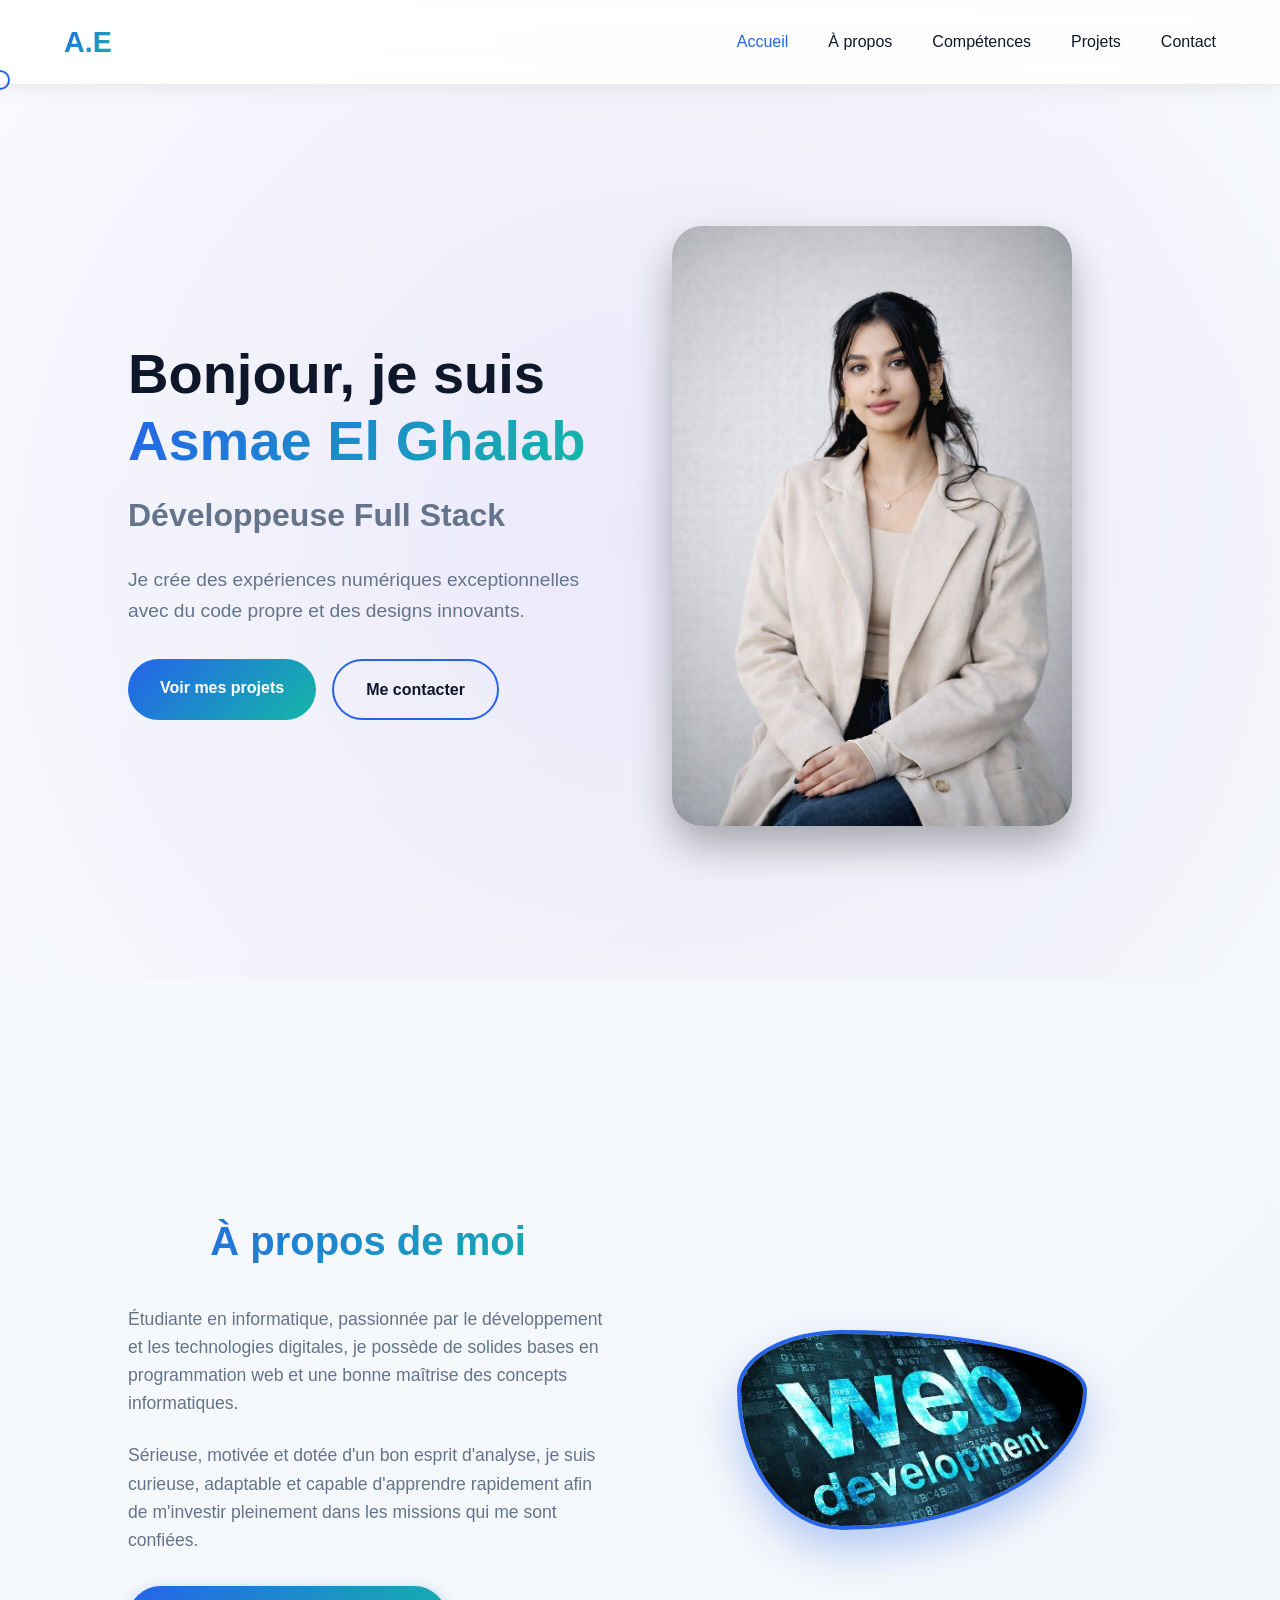
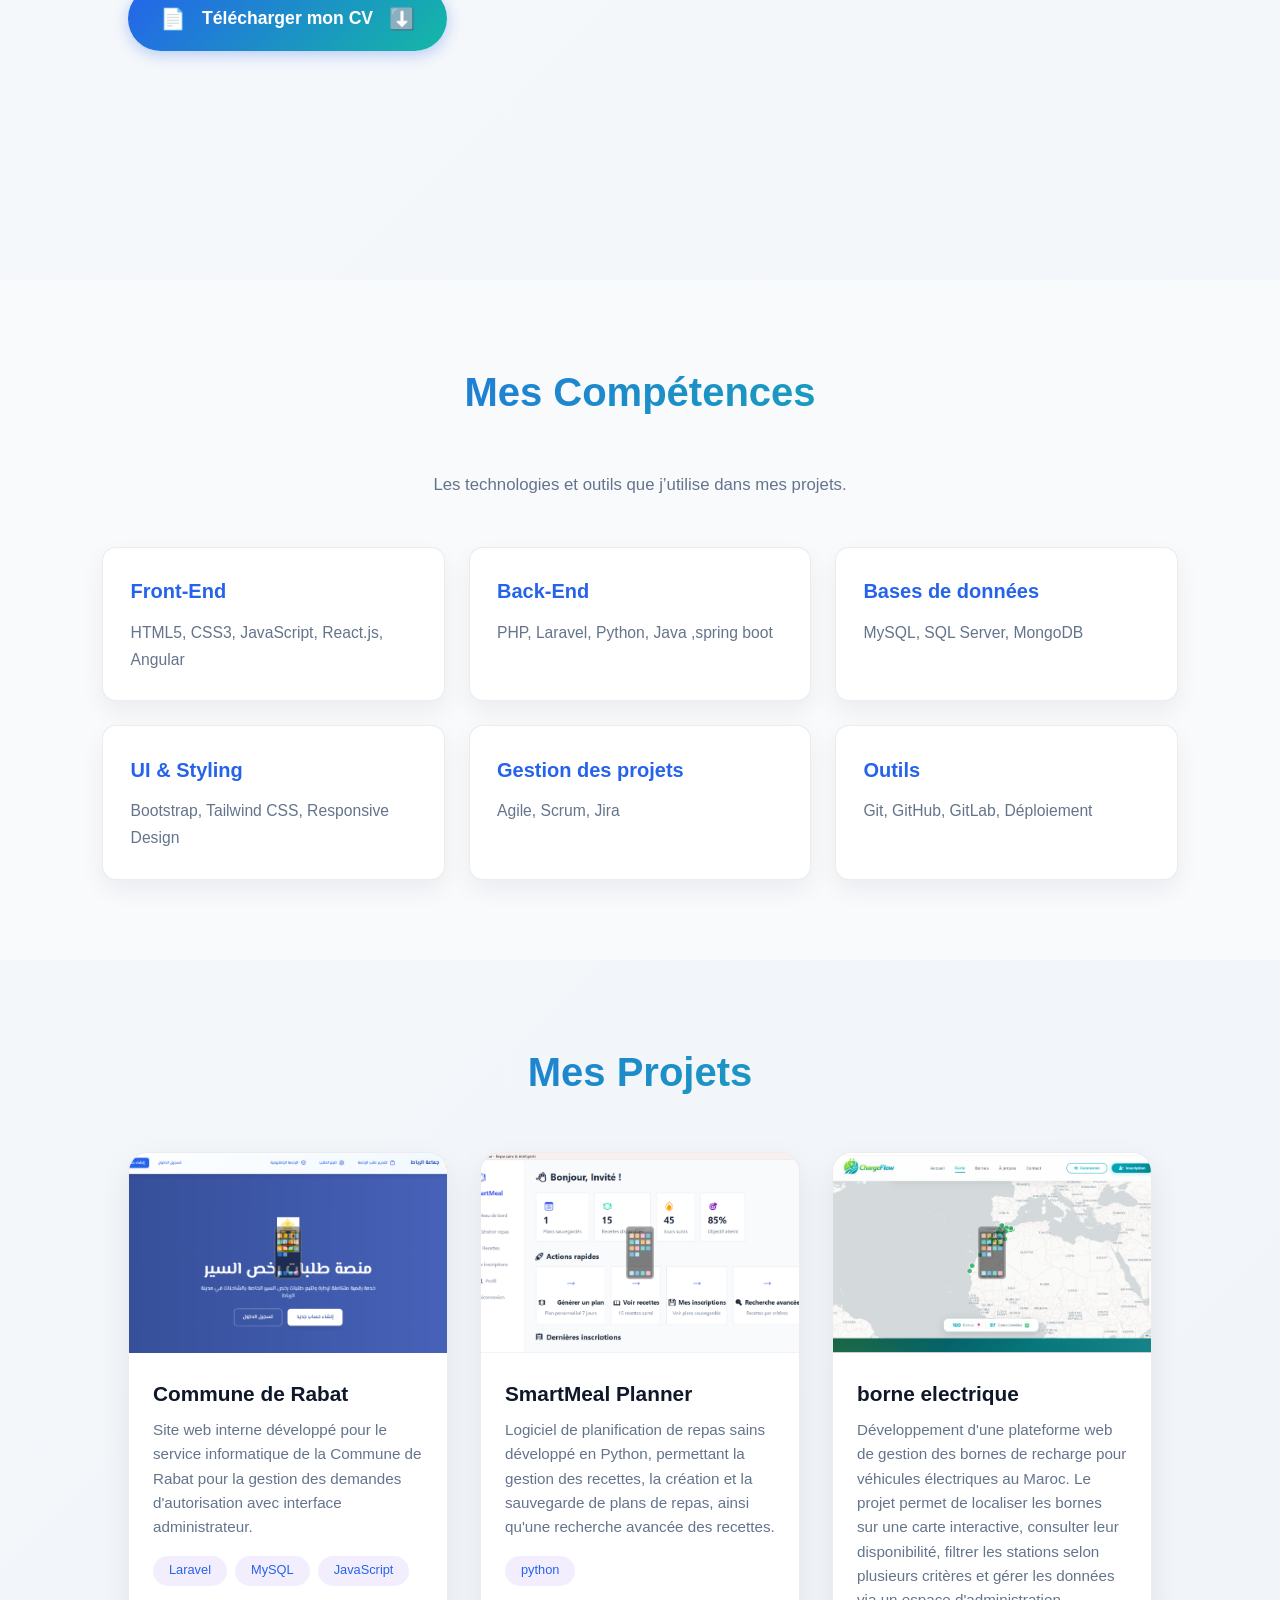
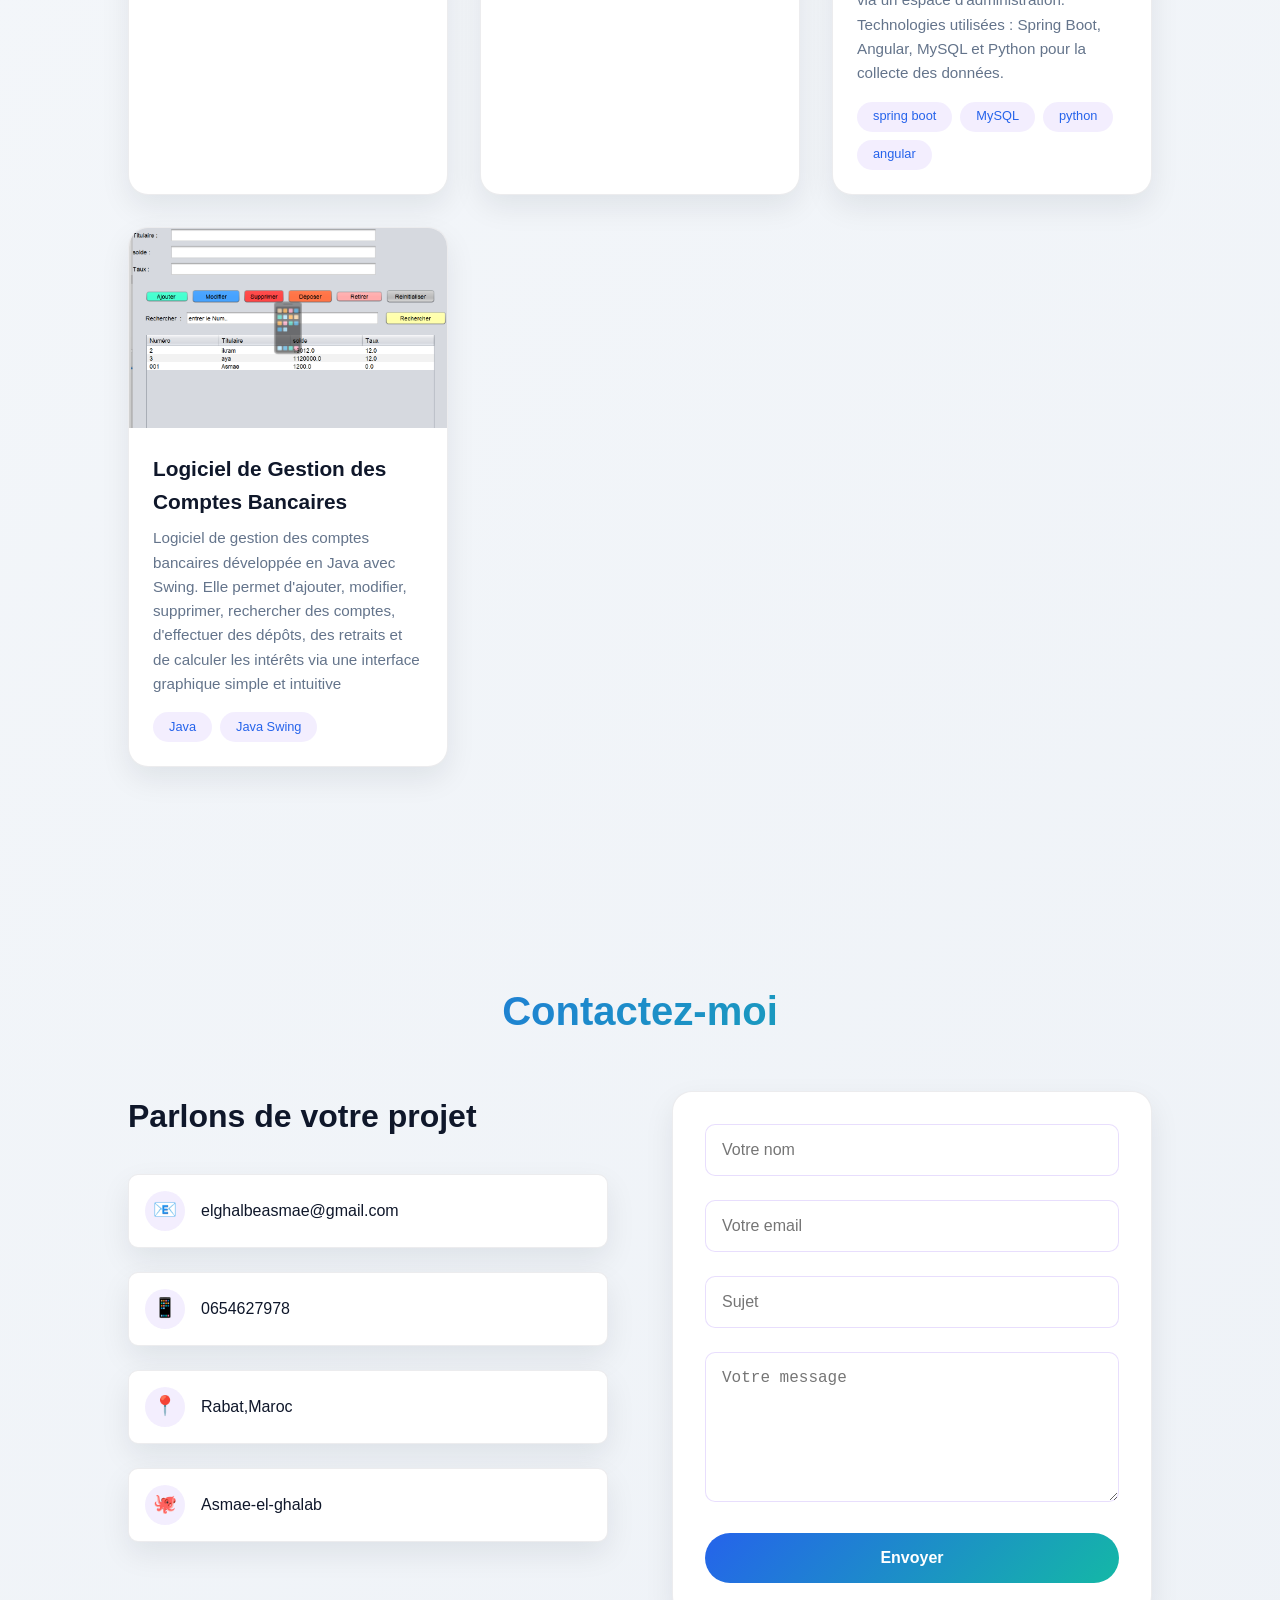
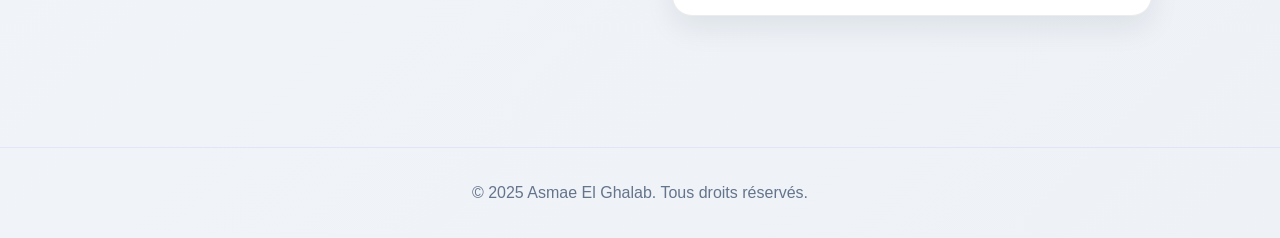
<file: index.html>
<!DOCTYPE html>
<html lang="fr">
<head>
    <meta charset="UTF-8">
    <meta name="viewport" content="width=device-width, initial-scale=1.0">
    <title>Asmae El Ghalab - Développeuse Portfolio</title>
     <link rel="stylesheet" href="portfolio.css">
   
</head>
<body>
    <!-- Loader -->
    <div class="loader" id="loader">
        <div class="loader-text">Asmae EL GHALAB</div>
    </div>

    <!-- Custom Cursor -->
    <div class="cursor" id="cursor"></div>

    <!-- Navigation -->
    <nav>
        <div class="logo">A.E</div>
        <ul class="nav-links" id="navLinks">
            <li><a href="#home">Accueil</a></li>
            <li><a href="#about">À propos</a></li>
             <li><a href="#skills">Compétences</a></li>
            <li><a href="#projects">Projets</a></li>
            <li><a href="#contact">Contact</a></li>
        </ul>
        <div class="menu-toggle" id="menuToggle">
            <span></span>
            <span></span>
            <span></span>
        </div>
    </nav>

    <main>
        <!-- Hero Section -->
        <section id="home" class="hero">
            <div class="hero-content">
                <div class="hero-text">
                    <h1>Bonjour, je suis <span class="name">Asmae El Ghalab</span></h1>
                    <h2>Développeuse Full Stack</h2>
                    <p>Je crée des expériences numériques exceptionnelles avec du code propre et des designs innovants.</p>
                    <div class="hero-buttons">
                        <a href="#projects" class="btn btn-primary">Voir mes projets</a>
                        <a href="#contact" class="btn btn-outline">Me contacter</a>
                    </div>
                </div>
                <div class="hero-image">
                    <img src="imageA.png" alt="Asmae El Ghalab">
                </div>
            </div>
        </section>

        <!-- About Section -->
      <!-- About Section -->
<section id="about">
    <div class="about-content">
        <div class="about-text">
            <h2 class="section-title">À propos de moi</h2>
            <p>Étudiante en informatique, passionnée par le développement et les technologies digitales, je possède de solides bases en programmation web et une bonne maîtrise des concepts informatiques.</p>
            <p>Sérieuse, motivée et dotée d'un bon esprit d'analyse, je suis curieuse, adaptable et capable d'apprendre rapidement afin de m'investir pleinement dans les missions qui me sont confiées.</p>
            
            <!-- Bouton de téléchargement du CV -->
            <div class="cv-download">
                <a href="Asmae_ElGhalab_2026.pdf" download="Asmae_ElGhalab_2026.pdf" class="btn-cv">
                    <span class="cv-icon">📄</span>
                    Télécharger mon CV
                    <span class="download-icon">⬇️</span>
                </a>
            </div>
        </div>
          <div class="about-image">
            <img src="imageB.jpg" alt="Asmae El Ghalab" class="profile-image">
           
        </div>
       
    </div>
</section>
         <!-- Skills Section -->
<section id="skills" class="skills-section">
    <h2 class="section-title">Mes Compétences</h2>
    <p class="skills-subtitle">Les technologies et outils que j’utilise dans mes projets.</p>

    <div class="simple-skills-grid">
        <div class="simple-skill-card">
            <h3>Front-End</h3>
            <p>HTML5, CSS3, JavaScript, React.js, Angular </p>
        </div>

        <div class="simple-skill-card">
            <h3>Back-End</h3>
            <p>PHP, Laravel, Python, Java ,spring boot </p>
        </div>

        <div class="simple-skill-card">
            <h3>Bases de données</h3>
            <p>MySQL, SQL Server, MongoDB</p>
        </div>

        <div class="simple-skill-card">
            <h3>UI & Styling</h3>
            <p>Bootstrap, Tailwind CSS, Responsive Design</p>
        </div>

        <div class="simple-skill-card">
            <h3>Gestion des projets </h3>
            <p>Agile, Scrum, Jira</p>
        </div>

        <div class="simple-skill-card">
            <h3>Outils</h3>
            <p>Git, GitHub, GitLab, Déploiement</p>
        </div>
    </div>
</section>
        <!-- Projects Section -->
        <section id="projects">
            <h2 class="section-title">Mes Projets</h2>
            <div class="projects-grid" id="projectsGrid">
                <!-- Projects will be loaded dynamically with JavaScript -->
            </div>
        </section>

        <!-- Contact Section -->
        <section id="contact">
            <h2 class="section-title">Contactez-moi</h2>
            <div class="contact-content">
                <div class="contact-info">
                    <h2>Parlons de votre projet</h2>
                    
                    <div class="contact-details">
                        <div class="contact-item">
                            <div class="contact-icon">📧</div>
                            <div>elghalbeasmae@gmail.com</div>
                        </div>
                        <div class="contact-item">
                            <div class="contact-icon">📱</div>
                            <div>0654627978</div>
                        </div>
                        <div class="contact-item">
                            <div class="contact-icon">📍</div>
                            <div>Rabat,Maroc </div>
                        </div>
                       <div class="contact-item">
    <div class="contact-icon">🐙</div>
    <a href="https://github.com/Asmae-el-ghalab" target="_blank" style="color: var(--text-light); text-decoration: none;">Asmae-el-ghalab</a>
</div>
                    </div>
                </div>

           <!-- Modifiez votre formulaire comme ceci -->
       <!-- Ça marche sans configuration, sans JavaScript, immédiatement -->
    <form class="contact-form" action="https://formsubmit.co/elghalbeasmae@gmail.com" method="POST">
    <input type="hidden" name="_captcha" value="false">
    <input type="hidden" name="_template" value="box">
    <input type="hidden" name="_subject" value="Nouveau message depuis mon portfolio">
   

    <div class="form-group">
        <input type="text" name="Nom" placeholder="Votre nom" required>
    </div>

    <div class="form-group">
        <input type="email" name="Email" placeholder="Votre email" required>
    </div>

    <div class="form-group">
        <input type="text" name="Sujet" placeholder="Sujet" required>
    </div>

    <div class="form-group">
        <textarea name="Message" placeholder="Votre message" required></textarea>
    </div>

    <button type="submit" class="btn btn-primary" style="width: 100%;">
        Envoyer
    </button>
</form>
            </div>
        </section>
    </main>

    <footer>
        <p>&copy; 2025 Asmae El Ghalab. Tous droits réservés.</p>
    </footer>

    <script>
        // Projects data
        
        // Loader
        window.addEventListener('load', () => {
            setTimeout(() => {
                document.getElementById('loader').classList.add('hidden');
            }, 1500);
        });

        // Custom cursor
        const cursor = document.getElementById('cursor');
        
        document.addEventListener('mousemove', (e) => {
            cursor.style.left = e.clientX + 'px';
            cursor.style.top = e.clientY + 'px';
        });

        // Add hover effect to interactive elements
        const interactiveElements = document.querySelectorAll('a, button, .project-card, .skill-tag, .contact-item');
        interactiveElements.forEach(el => {
            el.addEventListener('mouseenter', () => cursor.classList.add('hover'));
            el.addEventListener('mouseleave', () => cursor.classList.remove('hover'));
        });

        // Mobile menu toggle
        const menuToggle = document.getElementById('menuToggle');
        const navLinks = document.getElementById('navLinks');

        menuToggle.addEventListener('click', () => {
            menuToggle.classList.toggle('active');
            navLinks.classList.toggle('active');
        });

        // Close mobile menu when clicking a link
        document.querySelectorAll('.nav-links a').forEach(link => {
            link.addEventListener('click', () => {
                menuToggle.classList.remove('active');
                navLinks.classList.remove('active');
            });
        });

        // Load projects dynamically
const projectsGrid = document.getElementById('projectsGrid');

const mesProjets = [
    {
        title: "Commune de Rabat",
        description: "Site web interne développé pour le service informatique de la Commune de Rabat pour la gestion des demandes d'autorisation avec interface administrateur.",
        tech: ['Laravel', 'MySQL', 'JavaScript'],
        imageUrl: 'app1.png',
        githubUrl: 'https://github.com/Asmae-el-ghalab/autorisation-circulation.git'
    },
    {
        title: "SmartMeal Planner",
        description: " Logiciel de planification de repas sains développé en Python, permettant la gestion des recettes, la création et la sauvegarde de plans de repas, ainsi qu'une recherche avancée des recettes.",
        tech: ['python'],
        imageUrl: 'app-recette.png',
        githubUrl: 'https://github.com/Asmae-el-ghalab/App-recette.git'
    }
    ,{
        title: "borne electrique ",
        description: "Développement d'une plateforme web de gestion des bornes de recharge pour véhicules électriques au Maroc. Le projet permet de localiser les bornes sur une carte interactive, consulter leur disponibilité, filtrer les stations selon plusieurs critères et gérer les données via un espace d'administration. Technologies utilisées : Spring Boot, Angular, MySQL et Python pour la collecte des données.",
        tech: ['spring boot', 'MySQL', 'python','angular'],
        imageUrl: 'borne.png',
        githubUrl: 'https://github.com/Asmae-el-ghalab/electric-charging-pipeline.git'
    } , 
    {
        title: " Logiciel de Gestion des Comptes Bancaires ",
        description: "Logiciel de gestion des comptes bancaires développée en Java avec Swing. Elle permet d'ajouter, modifier, supprimer, rechercher des comptes, d'effectuer des dépôts, des retraits et de calculer les intérêts via une interface graphique simple et intuitive",
        tech: ['Java','Java Swing'],
        imageUrl: 'banque.png',
        githubUrl: 'https://github.com/Asmae-el-ghalab/Gestion-Comptes-Bancaires.git'
    } 

];

projectsGrid.innerHTML = mesProjets.map(projet => {
    const techSpans = projet.tech.map(tech => `<span>${tech}</span>`).join('');

    return `
        <div class="project-card">
            <div class="project-image">
                <img src="${projet.imageUrl}" alt="${projet.title}" style="width: 100%; height: 100%; object-fit: cover;">
            </div>

            <div class="project-info">
                <h3>${projet.title}</h3>
                <p>${projet.description}</p>

                <div class="project-tech">
                    ${techSpans}
                </div>
            </div>

            <div class="project-links">
                <a href="${projet.githubUrl}" target="_blank" class="project-link">Code source</a>
            </div>
        </div>
    `;
}).join('');

        // Smooth scrolling for navigation links
        document.querySelectorAll('a[href^="#"]').forEach(anchor => {
            anchor.addEventListener('click', function (e) {
                e.preventDefault();
                const target = document.querySelector(this.getAttribute('href'));
                if (target) {
                    target.scrollIntoView({
                        behavior: 'smooth',
                        block: 'start'
                    });
                }
            });
        });

       

        // Animation on scroll
        const observerOptions = {
            threshold: 0.1,
            rootMargin: '0px 0px -50px 0px'
        };

        const observer = new IntersectionObserver((entries) => {
            entries.forEach(entry => {
                if (entry.isIntersecting) {
                    entry.target.style.opacity = '1';
                    entry.target.style.transform = 'translateY(0)';
                }
            });
        }, observerOptions);

        // Observe all sections and elements that should animate
        document.querySelectorAll('section, .stat-item, .project-card, .contact-item').forEach(el => {
            el.style.opacity = '0';
            el.style.transform = 'translateY(30px)';
            el.style.transition = 'opacity 0.6s ease, transform 0.6s ease';
            observer.observe(el);
        });

        // Active navigation link based on scroll position
        const sections = document.querySelectorAll('section');
        
        window.addEventListener('scroll', () => {
            let current = '';
            
            sections.forEach(section => {
                const sectionTop = section.offsetTop - 100;
                const sectionHeight = section.clientHeight;
                if (scrollY >= sectionTop && scrollY < sectionTop + sectionHeight) {
                    current = section.getAttribute('id');
                }
            });
            
            document.querySelectorAll('.nav-links a').forEach(link => {
                link.style.color = link.getAttribute('href') === `#${current}` 
                    ? 'var(--primary-color)' 
                    : 'var(--text-light)';
            });
        });
        // Gestion du téléchargement du CV avec feedback
document.addEventListener('DOMContentLoaded', function() {
    const cvButton = document.querySelector('.btn-cv');
    
    if (cvButton) {
        cvButton.addEventListener('click', function(e) {
            // Optionnel : Ajouter une classe pour l'animation de téléchargement
            this.classList.add('downloading');
            
            // Simuler un petit délai avant de retirer l'animation
            setTimeout(() => {
                this.classList.remove('downloading');
            }, 1000);
            
            // Le téléchargement se fera normalement grâce à l'attribut download
            // Vous pouvez ajouter un message de confirmation si vous voulez
            console.log('Téléchargement du CV en cours...');
        });
    }
}); 


    </script>
</body>
</html>
</file>
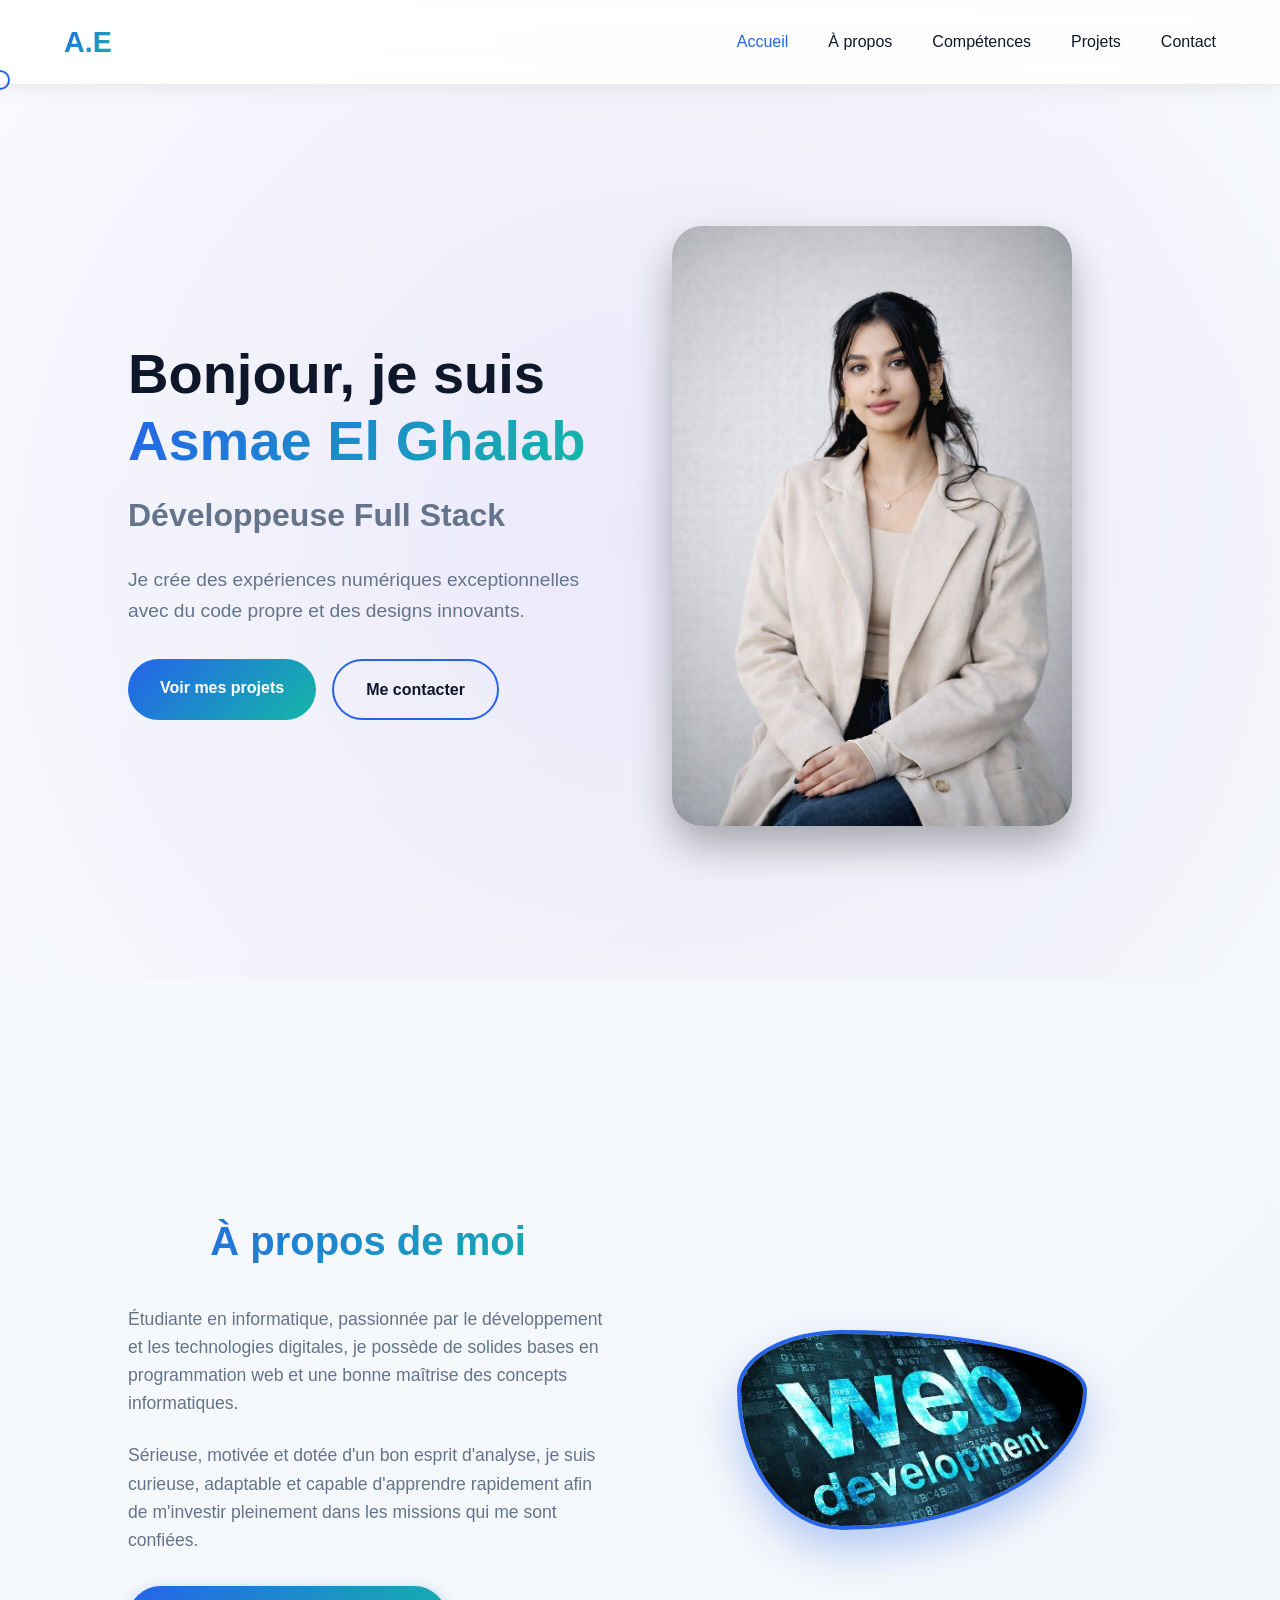
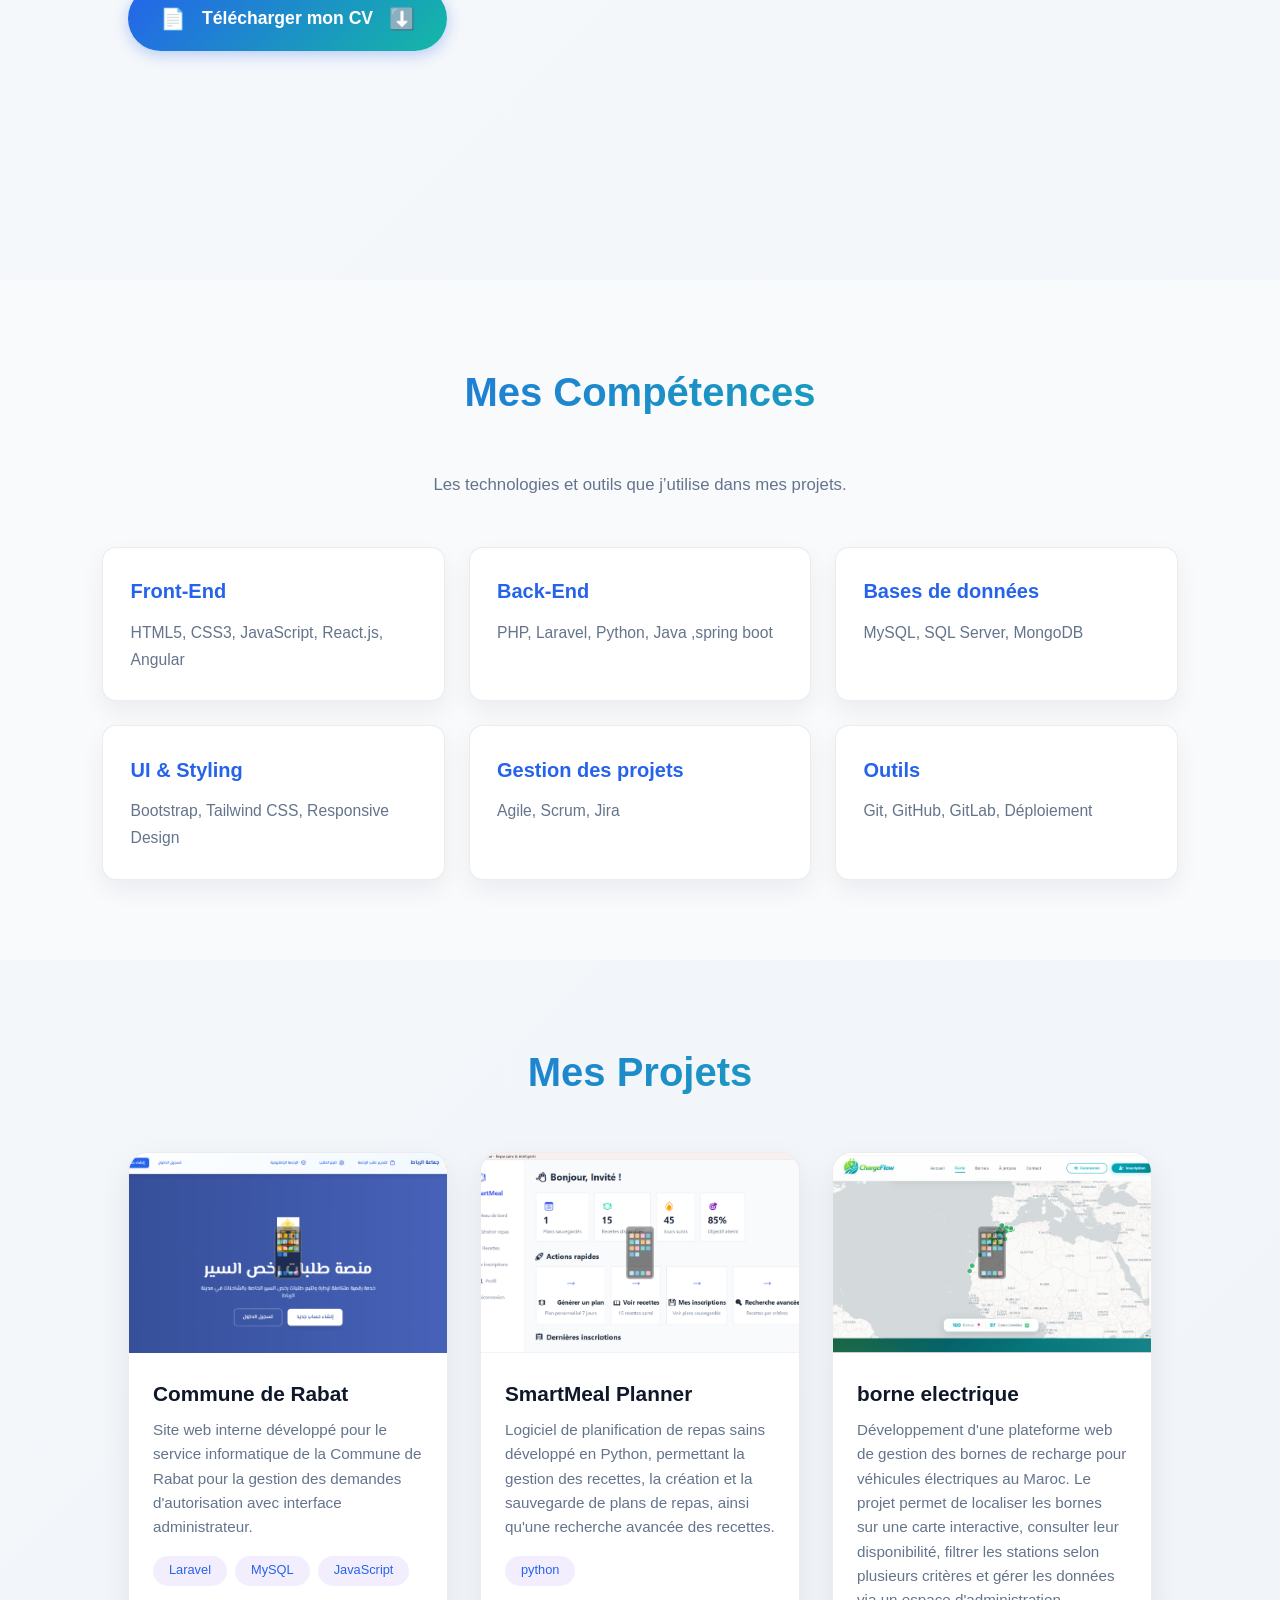
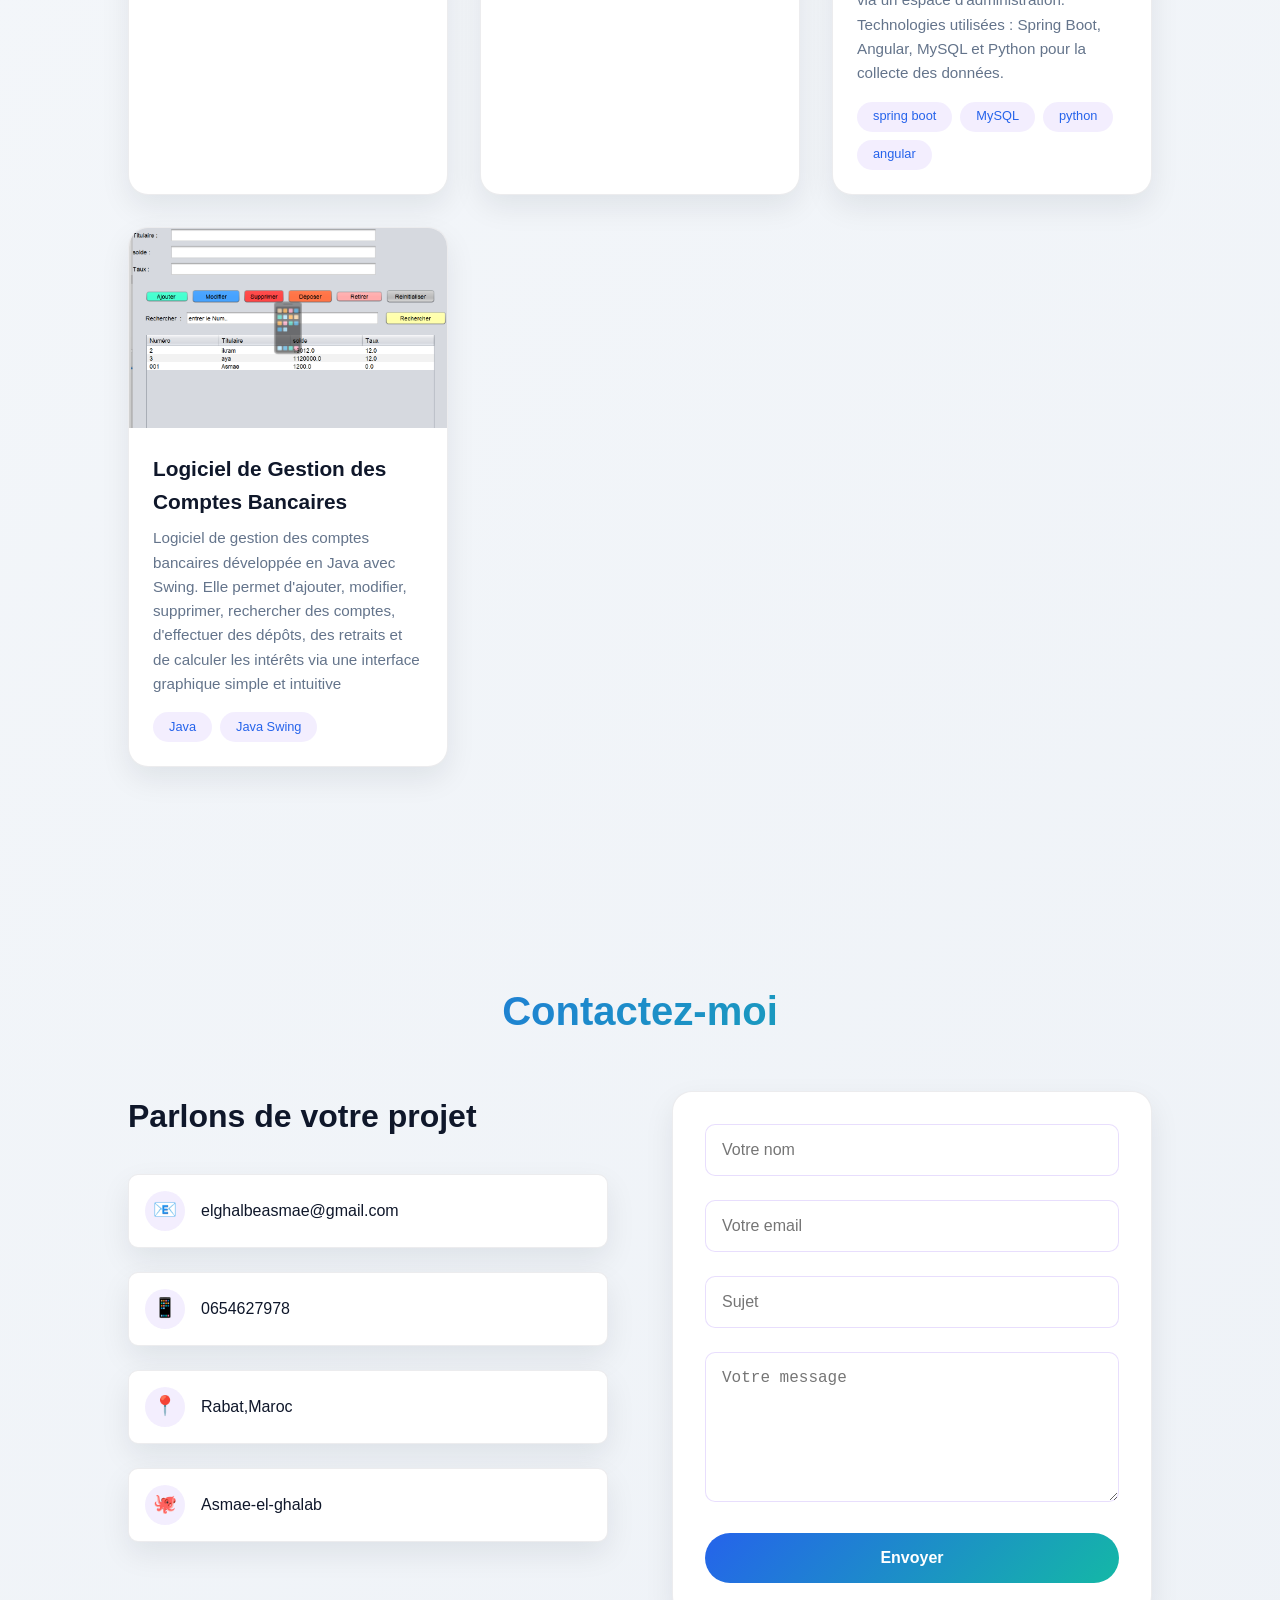
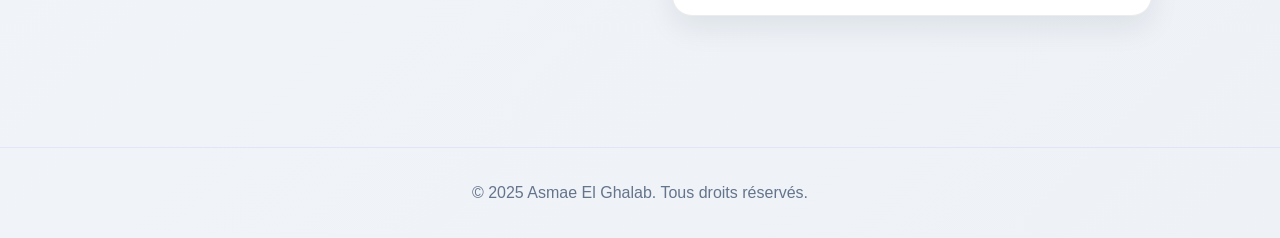
<file: portfolio.html>
<!DOCTYPE html>
<html lang="fr">
<head>
    <meta charset="UTF-8">
    <meta name="viewport" content="width=device-width, initial-scale=1.0">
    <title>Asmae El Ghalab - Développeuse Portfolio</title>
     <link rel="stylesheet" href="portfolio.css">
   
</head>
<body>
    <!-- Loader -->
    <div class="loader" id="loader">
        <div class="loader-text">Asmae EL GHALAB</div>
    </div>

    <!-- Custom Cursor -->
    <div class="cursor" id="cursor"></div>

    <!-- Navigation -->
    <nav>
        <div class="logo">A.E</div>
        <ul class="nav-links" id="navLinks">
            <li><a href="#home">Accueil</a></li>
            <li><a href="#about">À propos</a></li>
             <li><a href="#skills">Compétences</a></li>
            <li><a href="#projects">Projets</a></li>
            <li><a href="#contact">Contact</a></li>
        </ul>
        <div class="menu-toggle" id="menuToggle">
            <span></span>
            <span></span>
            <span></span>
        </div>
    </nav>

    <main>
        <!-- Hero Section -->
        <section id="home" class="hero">
            <div class="hero-content">
                <div class="hero-text">
                    <h1>Bonjour, je suis <span class="name">Asmae El Ghalab</span></h1>
                    <h2>Développeuse Full Stack</h2>
                    <p>Je crée des expériences numériques exceptionnelles avec du code propre et des designs innovants.</p>
                    <div class="hero-buttons">
                        <a href="#projects" class="btn btn-primary">Voir mes projets</a>
                        <a href="#contact" class="btn btn-outline">Me contacter</a>
                    </div>
                </div>
                <div class="hero-image">
                    <img src="imageA.png" alt="Asmae El Ghalab">
                </div>
            </div>
        </section>

        <!-- About Section -->
      <!-- About Section -->
<section id="about">
    <div class="about-content">
        <div class="about-text">
            <h2 class="section-title">À propos de moi</h2>
            <p>Étudiante en informatique, passionnée par le développement et les technologies digitales, je possède de solides bases en programmation web et une bonne maîtrise des concepts informatiques.</p>
            <p>Sérieuse, motivée et dotée d'un bon esprit d'analyse, je suis curieuse, adaptable et capable d'apprendre rapidement afin de m'investir pleinement dans les missions qui me sont confiées.</p>
            
            <!-- Bouton de téléchargement du CV -->
            <div class="cv-download">
                <a href="c:\Users\hp\Downloads\Black and White Simple Corporate Resume (2).pdf" download="Black and White Simple Corporate Resume (2).pdf" class="btn-cv">
                    <span class="cv-icon">📄</span>
                    Télécharger mon CV
                    <span class="download-icon">⬇️</span>
                </a>
            </div>
        </div>
          <div class="about-image">
            <img src="imageB.jpg" alt="Asmae El Ghalab" class="profile-image">
           
        </div>
       
    </div>
</section>
         <!-- Skills Section -->
<section id="skills" class="skills-section">
    <h2 class="section-title">Mes Compétences</h2>
    <p class="skills-subtitle">Les technologies et outils que j’utilise dans mes projets.</p>

    <div class="simple-skills-grid">
        <div class="simple-skill-card">
            <h3>Front-End</h3>
            <p>HTML5, CSS3, JavaScript, React.js, Angular </p>
        </div>

        <div class="simple-skill-card">
            <h3>Back-End</h3>
            <p>PHP, Laravel, Python, Java ,spring boot </p>
        </div>

        <div class="simple-skill-card">
            <h3>Bases de données</h3>
            <p>MySQL, SQL Server, MongoDB</p>
        </div>

        <div class="simple-skill-card">
            <h3>UI & Styling</h3>
            <p>Bootstrap, Tailwind CSS, Responsive Design</p>
        </div>

        <div class="simple-skill-card">
            <h3>Gestion des projets </h3>
            <p>Agile, Scrum, Jira</p>
        </div>

        <div class="simple-skill-card">
            <h3>Outils</h3>
            <p>Git, GitHub, GitLab, Déploiement</p>
        </div>
    </div>
</section>
        <!-- Projects Section -->
        <section id="projects">
            <h2 class="section-title">Mes Projets</h2>
            <div class="projects-grid" id="projectsGrid">
                <!-- Projects will be loaded dynamically with JavaScript -->
            </div>
        </section>

        <!-- Contact Section -->
        <section id="contact">
            <h2 class="section-title">Contactez-moi</h2>
            <div class="contact-content">
                <div class="contact-info">
                    <h2>Parlons de votre projet</h2>
                    
                    <div class="contact-details">
                        <div class="contact-item">
                            <div class="contact-icon">📧</div>
                            <div>elghalbeasmae@gmail.com</div>
                        </div>
                        <div class="contact-item">
                            <div class="contact-icon">📱</div>
                            <div>0654627978</div>
                        </div>
                        <div class="contact-item">
                            <div class="contact-icon">📍</div>
                            <div>Rabat,Maroc </div>
                        </div>
                       <div class="contact-item">
    <div class="contact-icon">🐙</div>
    <a href="https://github.com/Asmae-el-ghalab" target="_blank" style="color: var(--text-light); text-decoration: none;">Asmae-el-ghalab</a>
</div>
                    </div>
                </div>

           <!-- Modifiez votre formulaire comme ceci -->
       <!-- Ça marche sans configuration, sans JavaScript, immédiatement -->
    <form class="contact-form" action="https://formsubmit.co/elghalbeasmae@gmail.com" method="POST">
    <input type="hidden" name="_captcha" value="false">
    <input type="hidden" name="_template" value="box">
    <input type="hidden" name="_subject" value="Nouveau message depuis mon portfolio">
   

    <div class="form-group">
        <input type="text" name="Nom" placeholder="Votre nom" required>
    </div>

    <div class="form-group">
        <input type="email" name="Email" placeholder="Votre email" required>
    </div>

    <div class="form-group">
        <input type="text" name="Sujet" placeholder="Sujet" required>
    </div>

    <div class="form-group">
        <textarea name="Message" placeholder="Votre message" required></textarea>
    </div>

    <button type="submit" class="btn btn-primary" style="width: 100%;">
        Envoyer
    </button>
</form>
            </div>
        </section>
    </main>

    <footer>
        <p>&copy; 2025 Asmae El Ghalab. Tous droits réservés.</p>
    </footer>

    <script>
        // Projects data
        
        // Loader
        window.addEventListener('load', () => {
            setTimeout(() => {
                document.getElementById('loader').classList.add('hidden');
            }, 1500);
        });

        // Custom cursor
        const cursor = document.getElementById('cursor');
        
        document.addEventListener('mousemove', (e) => {
            cursor.style.left = e.clientX + 'px';
            cursor.style.top = e.clientY + 'px';
        });

        // Add hover effect to interactive elements
        const interactiveElements = document.querySelectorAll('a, button, .project-card, .skill-tag, .contact-item');
        interactiveElements.forEach(el => {
            el.addEventListener('mouseenter', () => cursor.classList.add('hover'));
            el.addEventListener('mouseleave', () => cursor.classList.remove('hover'));
        });

        // Mobile menu toggle
        const menuToggle = document.getElementById('menuToggle');
        const navLinks = document.getElementById('navLinks');

        menuToggle.addEventListener('click', () => {
            menuToggle.classList.toggle('active');
            navLinks.classList.toggle('active');
        });

        // Close mobile menu when clicking a link
        document.querySelectorAll('.nav-links a').forEach(link => {
            link.addEventListener('click', () => {
                menuToggle.classList.remove('active');
                navLinks.classList.remove('active');
            });
        });

        // Load projects dynamically
const projectsGrid = document.getElementById('projectsGrid');

const mesProjets = [
    {
        title: "Commune de Rabat",
        description: "Site web interne développé pour le service informatique de la Commune de Rabat pour la gestion des demandes d'autorisation avec interface administrateur.",
        tech: ['Laravel', 'MySQL', 'JavaScript'],
        imageUrl: 'app1.png',
        githubUrl: 'https://github.com/Asmae-el-ghalab/autorisation-circulation.git'
    },
    {
        title: "SmartMeal Planner",
        description: " Logiciel de planification de repas sains développé en Python, permettant la gestion des recettes, la création et la sauvegarde de plans de repas, ainsi qu'une recherche avancée des recettes.",
        tech: ['python'],
        imageUrl: 'app-recette.png',
        githubUrl: 'https://github.com/Asmae-el-ghalab/App-recette.git'
    }
    ,{
        title: "borne electrique ",
        description: "Développement d'une plateforme web de gestion des bornes de recharge pour véhicules électriques au Maroc. Le projet permet de localiser les bornes sur une carte interactive, consulter leur disponibilité, filtrer les stations selon plusieurs critères et gérer les données via un espace d'administration. Technologies utilisées : Spring Boot, Angular, MySQL et Python pour la collecte des données.",
        tech: ['spring boot', 'MySQL', 'python','angular'],
        imageUrl: 'borne.png',
        githubUrl: 'https://github.com/Asmae-el-ghalab/electric-charging-pipeline.git'
    } , 
    {
        title: " Logiciel de Gestion des Comptes Bancaires ",
        description: "Logiciel de gestion des comptes bancaires développée en Java avec Swing. Elle permet d'ajouter, modifier, supprimer, rechercher des comptes, d'effectuer des dépôts, des retraits et de calculer les intérêts via une interface graphique simple et intuitive",
        tech: ['Java','Java Swing'],
        imageUrl: 'banque.png',
        githubUrl: 'https://github.com/Asmae-el-ghalab/Gestion-Comptes-Bancaires.git'
    } 

];

projectsGrid.innerHTML = mesProjets.map(projet => {
    const techSpans = projet.tech.map(tech => `<span>${tech}</span>`).join('');

    return `
        <div class="project-card">
            <div class="project-image">
                <img src="${projet.imageUrl}" alt="${projet.title}" style="width: 100%; height: 100%; object-fit: cover;">
            </div>

            <div class="project-info">
                <h3>${projet.title}</h3>
                <p>${projet.description}</p>

                <div class="project-tech">
                    ${techSpans}
                </div>
            </div>

            <div class="project-links">
                <a href="${projet.githubUrl}" target="_blank" class="project-link">Code source</a>
            </div>
        </div>
    `;
}).join('');

        // Smooth scrolling for navigation links
        document.querySelectorAll('a[href^="#"]').forEach(anchor => {
            anchor.addEventListener('click', function (e) {
                e.preventDefault();
                const target = document.querySelector(this.getAttribute('href'));
                if (target) {
                    target.scrollIntoView({
                        behavior: 'smooth',
                        block: 'start'
                    });
                }
            });
        });

       

        // Animation on scroll
        const observerOptions = {
            threshold: 0.1,
            rootMargin: '0px 0px -50px 0px'
        };

        const observer = new IntersectionObserver((entries) => {
            entries.forEach(entry => {
                if (entry.isIntersecting) {
                    entry.target.style.opacity = '1';
                    entry.target.style.transform = 'translateY(0)';
                }
            });
        }, observerOptions);

        // Observe all sections and elements that should animate
        document.querySelectorAll('section, .stat-item, .project-card, .contact-item').forEach(el => {
            el.style.opacity = '0';
            el.style.transform = 'translateY(30px)';
            el.style.transition = 'opacity 0.6s ease, transform 0.6s ease';
            observer.observe(el);
        });

        // Active navigation link based on scroll position
        const sections = document.querySelectorAll('section');
        
        window.addEventListener('scroll', () => {
            let current = '';
            
            sections.forEach(section => {
                const sectionTop = section.offsetTop - 100;
                const sectionHeight = section.clientHeight;
                if (scrollY >= sectionTop && scrollY < sectionTop + sectionHeight) {
                    current = section.getAttribute('id');
                }
            });
            
            document.querySelectorAll('.nav-links a').forEach(link => {
                link.style.color = link.getAttribute('href') === `#${current}` 
                    ? 'var(--primary-color)' 
                    : 'var(--text-light)';
            });
        });
        // Gestion du téléchargement du CV avec feedback
document.addEventListener('DOMContentLoaded', function() {
    const cvButton = document.querySelector('.btn-cv');
    
    if (cvButton) {
        cvButton.addEventListener('click', function(e) {
            // Optionnel : Ajouter une classe pour l'animation de téléchargement
            this.classList.add('downloading');
            
            // Simuler un petit délai avant de retirer l'animation
            setTimeout(() => {
                this.classList.remove('downloading');
            }, 1000);
            
            // Le téléchargement se fera normalement grâce à l'attribut download
            // Vous pouvez ajouter un message de confirmation si vous voulez
            console.log('Téléchargement du CV en cours...');
        });
    }
}); 


    </script>
</body>
</html>
</file>
<file: portfolio.css>
/* ===== RESET & BASE ===== */
        * {
            margin: 0;
            padding: 0;
            box-sizing: border-box;
        }

        :root {
        --primary-color: #2563EB;
        --secondary-color: #14B8A6;
        --dark-bg: #F8FAFC;
        --darker-bg: #EEF2F7;
        --text-light: #0F172A;
        --text-gray: #64748B;
        --card-bg: #FFFFFF;
        --transition: all 0.3s ease;
}

        html {
            scroll-behavior: smooth;
        }

          body {
          font-family: 'Segoe UI', Tahoma, Geneva, Verdana, sans-serif;
          background: linear-gradient(135deg, #F8FAFC, #EEF2F7);
          color: var(--text-light);
          line-height: 1.6;
          overflow-x: hidden;
}
        /* ===== LOADER ===== */
        .loader {
            position: fixed;
            top: 0;
            left: 0;
            width: 100%;
            height: 100%;
            background: var(--darker-bg);
            display: flex;
            justify-content: center;
            align-items: center;
            z-index: 9999;
            transition: opacity 0.5s ease, visibility 0.5s ease;
        }

        .loader.hidden {
            opacity: 0;
            visibility: hidden;
        }

        .loader-text {
            font-size: 2rem;
            font-weight: bold;
            background: linear-gradient(135deg, var(--primary-color), var(--secondary-color));
            -webkit-background-clip: text;
            -webkit-text-fill-color: transparent;
            animation: pulse 1.5s ease-in-out infinite;
        }

        @keyframes pulse {
            0%, 100% { transform: scale(1); opacity: 1; }
            50% { transform: scale(1.1); opacity: 0.8; }
        }

        /* ===== CURSOR ===== */
        .cursor {
            width: 20px;
            height: 20px;
            border: 2px solid var(--primary-color);
            border-radius: 50%;
            position: fixed;
            pointer-events: none;
            z-index: 9999;
            transition: transform 0.2s ease;
            transform: translate(-50%, -50%);
        }

        .cursor.hover {
            transform: translate(-50%, -50%) scale(1.5);
            background: rgba(139, 92, 246, 0.1);
            border-color: var(--secondary-color);
        }

        /* ===== NAVIGATION ===== */
           nav {
    position: fixed;
    top: 0;
    width: 100%;
    padding: 1.2rem 5%;
    display: flex;
    justify-content: space-between;
    align-items: center;
    z-index: 1000;
    backdrop-filter: blur(14px);
    background: rgba(255, 255, 255, 0.85);
    border-bottom: 1px solid rgba(15, 23, 42, 0.08);
    box-shadow: 0 4px 20px rgba(15, 23, 42, 0.06);
}
        .logo {
            font-size: 1.8rem;
            font-weight: bold;
            background: linear-gradient(135deg, var(--primary-color), var(--secondary-color));
            -webkit-background-clip: text;
            -webkit-text-fill-color: transparent;
            cursor: pointer;
        }

        .nav-links {
            display: flex;
            gap: 2.5rem;
            list-style: none;
        }

        .nav-links a {
            color: var(--text-light);
            text-decoration: none;
            font-weight: 500;
            transition: var(--transition);
            position: relative;
        }

        .nav-links a::after {
            content: '';
            position: absolute;
            bottom: -5px;
            left: 0;
            width: 0;
            height: 2px;
            background: linear-gradient(135deg, var(--primary-color), var(--secondary-color));
            transition: var(--transition);
        }

        .nav-links a:hover {
            color: var(--primary-color);
        }

        .nav-links a:hover::after {
            width: 100%;
        }

        .menu-toggle {
            display: none;
            flex-direction: column;
            cursor: pointer;
        }

        .menu-toggle span {
            width: 25px;
            height: 3px;
            background: var(--text-light);
            margin: 3px 0;
            transition: var(--transition);
        }

        /* ===== MAIN CONTENT ===== */
        main {
            margin-top: 80px;
        }

        section {
            padding: 5rem 10%;
            min-height: 100vh;
            display: flex;
            flex-direction: column;
            justify-content: center;
        }
        /* Style pour l'image */
.about-image {
    position: relative;
    display: flex;
    flex-direction: column;
    align-items: center;
    justify-content: center;
}

.profile-image {
    width: 100%;
    max-width: 350px;
    height: auto;
    border-radius: 30% 70% 70% 30% / 30% 30% 70% 70%;
    object-fit: cover;
    box-shadow: 0 20px 40px rgba(37, 99, 235, 0.3);
    border: 4px solid var(--primary-color);
    transition: all 0.5s ease;
    animation: floatImage 6s ease-in-out infinite;
}

.profile-image:hover {
    transform: scale(1.02);
    box-shadow: 0 30px 60px rgba(37, 99, 235, 0.4);
    border-color: var(--secondary-color);
}

@keyframes floatImage {
    0%, 100% {
        transform: translateY(0);
    }
    50% {
        transform: translateY(-20px);
    }
}

.image-caption {
    margin-top: 1.5rem;
    text-align: center;
    background: var(--card-bg);
    padding: 0.8rem 2rem;
    border-radius: 50px;
    border: 1px solid var(--primary-color);
    box-shadow: 0 5px 15px rgba(37, 99, 235, 0.2);
}

.caption-text {
    display: block;
    font-size: 1.2rem;
    font-weight: 600;
    color: var(--primary-color);
}

.caption-title {
    display: block;
    font-size: 0.9rem;
    color: var(--text-gray);
    margin-top: 0.2rem;
}

/* Ajustement responsive pour l'image */
@media (max-width: 968px) {
    .about-image {
        order: -1; /* L'image apparaît en premier sur mobile */
        margin-bottom: 2rem;
    }
    
    .profile-image {
        max-width: 280px;
    }
}

@media (max-width: 480px) {
    .profile-image {
        max-width: 220px;
    }
    
    .image-caption {
        padding: 0.6rem 1.5rem;
    }
    
    .caption-text {
        font-size: 1rem;
    }
}
        /* ===== HERO SECTION ===== */
        .hero {
            position: relative;
            overflow: hidden;
        }

        .hero::before {
            content: '';
            position: absolute;
            top: -50%;
            right: -50%;
            width: 200%;
            height: 200%;
            background: radial-gradient(circle, rgba(139, 92, 246, 0.1) 0%, transparent 50%);
            animation: rotate 30s linear infinite;
        }

        @keyframes rotate {
            from { transform: rotate(0deg); }
            to { transform: rotate(360deg); }
        }

        .hero-content {
            display: grid;
            grid-template-columns: 1fr 1fr;
            gap: 4rem;
            align-items: center;
            position: relative;
            z-index: 1;
        }

        .hero-text h1 {
            font-size: 3.5rem;
            margin-bottom: 1rem;
            line-height: 1.2;
        }

        .hero-text .name {
            background: linear-gradient(135deg, var(--primary-color), var(--secondary-color));
            -webkit-background-clip: text;
            -webkit-text-fill-color: transparent;
        }

        .hero-text h2 {
            font-size: 2rem;
            color: var(--text-gray);
            margin-bottom: 1.5rem;
        }

        .hero-text p {
            font-size: 1.2rem;
            color: var(--text-gray);
            margin-bottom: 2rem;
            max-width: 500px;
        }

        .hero-buttons {
            display: flex;
            gap: 1rem;
        }

        .btn {
            padding: 1rem 2rem;
            border: none;
            border-radius: 50px;
            font-size: 1rem;
            font-weight: 600;
            cursor: pointer;
            transition: var(--transition);
            text-decoration: none;
            display: inline-block;
        }

        .btn-primary {
            background: linear-gradient(135deg, var(--primary-color), var(--secondary-color));
            color: white;
        }

        .btn-primary:hover {
            transform: translateY(-3px);
            box-shadow: 0 10px 20px rgba(139, 92, 246, 0.3);
        }

        .btn-outline {
            border: 2px solid var(--primary-color);
            background: transparent;
            color: var(--text-light);
        }

        .btn-outline:hover {
            background: var(--primary-color);
            transform: translateY(-3px);
        }

        .hero-image {
            position: relative;
        }

        .hero-image img {
            width: 100%;
            max-width: 400px;
            border-radius: 30px;
            box-shadow: 0 20px 40px rgba(0, 0, 0, 0.3);
            animation: float 6s ease-in-out infinite;
            filter: grayscale(20%);
            transition: var(--transition);
        }

        .hero-image img:hover {
            filter: grayscale(0%);
            transform: scale(1.02);
        }

        @keyframes float {
            0%, 100% { transform: translateY(0); }
            50% { transform: translateY(-20px); }
        }

        /* ===== ABOUT SECTION ===== */
        .about-content {
            display: grid;
            grid-template-columns: 1fr 1fr;
            gap: 4rem;
            align-items: center;
        }

        .about-text h2 {
            font-size: 2.5rem;
            margin-bottom: 2rem;
            background: linear-gradient(135deg, var(--primary-color), var(--secondary-color));
            -webkit-background-clip: text;
            -webkit-text-fill-color: transparent;
        }

        .about-text p {
            color: var(--text-gray);
            margin-bottom: 1.5rem;
            font-size: 1.1rem;
        }

        .skills {
            display: flex;
            flex-wrap: wrap;
            gap: 1rem;
            margin-top: 2rem;
        }

        .skill-tag {
            padding: 0.5rem 1.5rem;
            background: var(--card-bg);
            border-radius: 50px;
            font-size: 0.9rem;
            color: var(--text-light);
            border: 1px solid var(--primary-color);
            transition: var(--transition);
            cursor: default;
        }

        .skill-tag:hover {
            background: var(--primary-color);
            transform: translateY(-3px);
        }

        .about-stats {
            display: grid;
            grid-template-columns: repeat(2, 1fr);
            gap: 2rem;
        }

        .stat-item {
            text-align: center;
            padding: 2rem;
            background: var(--card-bg);
            border-radius: 20px;
            transition: var(--transition);
        }

        .stat-item:hover {
            transform: translateY(-10px);
            box-shadow: 0 10px 30px rgba(139, 92, 246, 0.2);
        }

        .stat-number {
            font-size: 2.5rem;
            font-weight: bold;
            background: linear-gradient(135deg, var(--primary-color), var(--secondary-color));
            -webkit-background-clip: text;
            -webkit-text-fill-color: transparent;
        }

        .stat-label {
            color: var(--text-gray);
            margin-top: 0.5rem;
        }

        /* ===== PROJECTS SECTION ===== */
        .section-title {
            font-size: 2.5rem;
            text-align: center;
            margin-bottom: 3rem;
            background: linear-gradient(135deg, var(--primary-color), var(--secondary-color));
            -webkit-background-clip: text;
            -webkit-text-fill-color: transparent;
        }

        .projects-grid {
            display: grid;
            grid-template-columns: repeat(auto-fit, minmax(300px, 1fr));
            gap: 2rem;
        }

        .project-card {
            background: var(--card-bg);
            border-radius: 20px;
            overflow: hidden;
            transition: var(--transition);
            cursor: pointer;
            position: relative;
        }

        .project-card:hover {
            transform: translateY(-10px);
            box-shadow: 0 20px 40px rgba(139, 92, 246, 0.2);
        }

        .project-image {
            width: 100%;
            height: 200px;
            background: linear-gradient(135deg, var(--primary-color), var(--secondary-color));
            position: relative;
            overflow: hidden;
        }

        .project-image::before {
            content: '📱';
            position: absolute;
            top: 50%;
            left: 50%;
            transform: translate(-50%, -50%);
            font-size: 3rem;
            opacity: 0.5;
        }

        .project-info {
            padding: 1.5rem;
        }

        .project-info h3 {
            font-size: 1.3rem;
            margin-bottom: 0.5rem;
        }

        .project-info p {
            color: var(--text-gray);
            margin-bottom: 1rem;
            font-size: 0.95rem;
        }

        .project-tech {
            display: flex;
            flex-wrap: wrap;
            gap: 0.5rem;
        }

        .project-tech span {
            padding: 0.3rem 1rem;
            background: rgba(139, 92, 246, 0.1);
            border-radius: 50px;
            font-size: 0.8rem;
            color: var(--primary-color);
        }

        .project-links {
            position: absolute;
            top: 0;
            left: 0;
            width: 100%;
            height: 100%;
            background: rgba(15, 23, 42, 0.9);
            display: flex;
            justify-content: center;
            align-items: center;
            gap: 1rem;
            opacity: 0;
            transition: var(--transition);
        }

        .project-card:hover .project-links {
            opacity: 1;
        }

        .project-link {
            padding: 0.8rem 1.5rem;
            background: var(--primary-color);
            color: white;
            text-decoration: none;
            border-radius: 50px;
            transition: var(--transition);
        }

        .project-link:hover {
            background: var(--secondary-color);
            transform: scale(1.1);
        }

        /* ===== CONTACT SECTION ===== */
        .contact-content {
            display: grid;
            grid-template-columns: 1fr 1fr;
            gap: 4rem;
            align-items: start;
        }

        .contact-info h2 {
            font-size: 2rem;
            margin-bottom: 1.5rem;
        }

        .contact-details {
            margin-top: 2rem;
        }

        .contact-item {
            display: flex;
            align-items: center;
            gap: 1rem;
            margin-bottom: 1.5rem;
            padding: 1rem;
            background: var(--card-bg);
            border-radius: 10px;
            transition: var(--transition);
        }

        .contact-item:hover {
            transform: translateX(10px);
            background: linear-gradient(135deg, var(--primary-color), var(--secondary-color));
        }

        .contact-icon {
            width: 40px;
            height: 40px;
            background: rgba(139, 92, 246, 0.1);
            border-radius: 50%;
            display: flex;
            align-items: center;
            justify-content: center;
            font-size: 1.2rem;
        }

        .contact-form {
            background: var(--card-bg);
            padding: 2rem;
            border-radius: 20px;
        }

        .form-group {
            margin-bottom: 1.5rem;
        }

        .form-group input,
        .form-group textarea {
            width: 100%;
            padding: 1rem;
            background: rgba(255, 255, 255, 0.05);
            border: 1px solid rgba(139, 92, 246, 0.2);
            border-radius: 10px;
            color: var(--text-light);
            font-size: 1rem;
            transition: var(--transition);
        }

        .form-group input:focus,
        .form-group textarea:focus {
            outline: none;
            border-color: var(--primary-color);
            background: rgba(139, 92, 246, 0.1);
        }

        .form-group textarea {
            height: 150px;
            resize: vertical;
        }

        /* ===== FOOTER ===== */
        footer {
            text-align: center;
            padding: 2rem;
            border-top: 1px solid rgba(139, 92, 246, 0.1);
            color: var(--text-gray);
        }

        /* ===== RESPONSIVE DESIGN ===== */
        @media (max-width: 968px) {
            .hero-content,
            .about-content,
            .contact-content {
                grid-template-columns: 1fr;
                text-align: center;
            }

            .hero-text p {
                margin: 0 auto 2rem;
            }

            .hero-buttons {
                justify-content: center;
            }

            .hero-image {
                order: -1;
            }

            .hero-image img {
                max-width: 300px;
                margin: 0 auto;
            }

            .about-stats {
                margin-top: 2rem;
            }

            .nav-links {
                position: fixed;
                top: 80px;
                left: -100%;
                width: 100%;
                height: calc(100vh - 80px);
                background: var(--dark-bg);
                flex-direction: column;
                align-items: center;
                justify-content: center;
                transition: var(--transition);
                backdrop-filter: blur(10px);
            }

            .nav-links.active {
                left: 0;
            }

            .menu-toggle {
                display: flex;
            }

            .menu-toggle.active span:nth-child(1) {
                transform: rotate(45deg) translate(8px, 6px);
            }

            .menu-toggle.active span:nth-child(2) {
                opacity: 0;
            }

            .menu-toggle.active span:nth-child(3) {
                transform: rotate(-45deg) translate(7px, -5px);
            }
        }

        @media (max-width: 480px) {
            section {
                padding: 3rem 5%;
            }

            .hero-text h1 {
                font-size: 2.5rem;
            }

            .hero-text h2 {
                font-size: 1.5rem;
            }

            .btn {
                padding: 0.8rem 1.5rem;
            }
        } 
        /* Bouton de téléchargement CV */
.cv-download {
    margin-top: 2rem;
    text-align: left;
}

.btn-cv {
    display: inline-flex;
    align-items: center;
    gap: 1rem;
    background: linear-gradient(135deg, var(--primary-color), var(--secondary-color));
    color: white;
    padding: 1rem 2rem;
    border-radius: 50px;
    text-decoration: none;
    font-weight: 600;
    font-size: 1.1rem;
    transition: all 0.3s ease;
    border: none;
    cursor: pointer;
    box-shadow: 0 4px 15px rgba(37, 99, 235, 0.3);
    position: relative;
    overflow: hidden;
}

.btn-cv::before {
    content: '';
    position: absolute;
    top: 0;
    left: -100%;
    width: 100%;
    height: 100%;
    background: linear-gradient(90deg, transparent, rgba(255, 255, 255, 0.2), transparent);
    transition: left 0.5s ease;
}

.btn-cv:hover {
    transform: translateY(-3px);
    box-shadow: 0 8px 25px rgba(37, 99, 235, 0.4);
}

.btn-cv:hover::before {
    left: 100%;
}

.btn-cv:active {
    transform: translateY(-1px);
}

.cv-icon, .download-icon {
    font-size: 1.3rem;
    transition: transform 0.3s ease;
}

.btn-cv:hover .download-icon {
    transform: translateY(3px);
}

/* Animation de chargement (optionnelle) */
.btn-cv.downloading {
    pointer-events: none;
    opacity: 0.8;
}

.btn-cv.downloading .download-icon {
    animation: bounce 1s infinite;
}

@keyframes bounce {
    0%, 100% { transform: translateY(0); }
    50% { transform: translateY(5px); }
}

/* Responsive */
@media (max-width: 768px) {
    .btn-cv {
        padding: 0.8rem 1.5rem;
        font-size: 1rem;
    }
}
/* Skills Section */
.skills-section {
    padding: 5rem 8%;
    background: linear-gradient(135deg, rgba(37, 99, 235, 0.05), rgba(124, 58, 237, 0.05));
    min-height: auto;
}

.skills-subtitle {
    text-align: center;
    color: var(--text-gray);
    margin-bottom: 3rem;
    font-size: 1.1rem;
}

.skills-grid {
    display: grid;
    grid-template-columns: repeat(auto-fit, minmax(350px, 1fr));
    gap: 2rem;
    max-width: 1400px;
    margin: 0 auto;
}

.skill-card {
    background: var(--card-bg);
    border-radius: 20px;
    padding: 1.8rem;
    border: 1px solid rgba(37, 99, 235, 0.1);
    transition: all 0.3s ease;
    position: relative;
    overflow: hidden;
}

.skill-card::before {
    content: '';
    position: absolute;
    top: 0;
    left: 0;
    width: 4px;
    height: 100%;
    background: linear-gradient(to bottom, var(--primary-color), var(--secondary-color));
    transition: width 0.3s ease;
}

.skill-card:hover {
    transform: translateY(-5px);
    box-shadow: 0 20px 40px rgba(37, 99, 235, 0.2);
    border-color: var(--primary-color);
}

.skill-card:hover::before {
    width: 6px;
}

.skill-header {
    display: flex;
    align-items: center;
    gap: 1rem;
    margin-bottom: 1.5rem;
    border-bottom: 2px solid rgba(37, 99, 235, 0.2);
    padding-bottom: 1rem;
}

.skill-icon {
    font-size: 2rem;
    background: linear-gradient(135deg, var(--primary-color), var(--secondary-color));
    -webkit-background-clip: text;
    -webkit-text-fill-color: transparent;
}

.skill-header h3 {
    color: var(--primary-color);
    font-size: 1.3rem;
    font-weight: 600;
}

.skill-content {
    display: flex;
    flex-direction: column;
    gap: 1.2rem;
}

.skill-item {
    display: flex;
    flex-direction: column;
    gap: 0.5rem;
}

.skill-label {
    color: var(--text-gray);
    font-size: 0.9rem;
    font-weight: 500;
    text-transform: uppercase;
    letter-spacing: 0.5px;
}

.skill-item .skill-tags {
    display: flex;
    flex-wrap: wrap;
    gap: 0.5rem;
    justify-content: flex-start;
    margin: 0;
}

.skill-item .skill-tag {
    background: rgba(37, 99, 235, 0.1);
    color: var(--text-light);
    padding: 0.4rem 1rem;
    border-radius: 20px;
    font-size: 0.9rem;
    border: 1px solid rgba(37, 99, 235, 0.3);
    transition: all 0.3s;
    cursor: default;
}

.skill-item .skill-tag:hover {
    background: var(--primary-color);
    transform: translateY(-2px);
    box-shadow: 0 5px 15px rgba(37, 99, 235, 0.3);
}

/* Animation au scroll */
.skill-card {
    opacity: 0;
    transform: translateY(30px);
    animation: fadeInUp 0.6s ease forwards;
}

.skill-card:nth-child(1) { animation-delay: 0.1s; }
.skill-card:nth-child(2) { animation-delay: 0.2s; }
.skill-card:nth-child(3) { animation-delay: 0.3s; }
.skill-card:nth-child(4) { animation-delay: 0.4s; }
.skill-card:nth-child(5) { animation-delay: 0.5s; }

@keyframes fadeInUp {
    to {
        opacity: 1;
        transform: translateY(0);
    }
}

/* Responsive */
@media (max-width: 768px) {
    .skills-grid {
        grid-template-columns: 1fr;
        gap: 1.5rem;
    }
    
    .skill-card {
        padding: 1.5rem;
    }
    
    .skill-header h3 {
        font-size: 1.2rem;
    }
    
    .skill-icon {
        font-size: 1.8rem;
    }
}

@media (max-width: 480px) {
    .skills-section {
        padding: 3rem 5%;
    }
    
    .skills-subtitle {
        font-size: 1rem;
    }
    
    .skill-item .skill-tag {
        padding: 0.3rem 0.8rem;
        font-size: 0.85rem;
    }
}
/* Alternative avec Grid */
.skills-center {
    display: grid;
    grid-template-columns: repeat(2, minmax(300px, 350px));
    justify-content: center;     /* Centre horizontalement la grille */
    align-content: center;       /* Centre verticalement */
    gap: 2rem;
    min-height: 500px;
    margin: 0 auto;
    width: fit-content;          /* Ajuste la largeur au contenu */
}
.project-card,
.skill-card,
.contact-form,
.contact-item,
.stat-item {
    background: #FFFFFF;
    border: 1px solid rgba(15, 23, 42, 0.08);
    box-shadow: 0 12px 30px rgba(15, 23, 42, 0.08);
}
.skills-section {
    padding: 5rem 8%;
    background: #F8FAFC;
    min-height: auto;
}

.skills-subtitle {
    text-align: center;
    color: var(--text-gray);
    margin-bottom: 3rem;
    font-size: 1.05rem;
}

.simple-skills-grid {
    display: grid;
    grid-template-columns: repeat(auto-fit, minmax(260px, 1fr));
    gap: 1.5rem;
    max-width: 1100px;
    margin: 0 auto;
}

.simple-skill-card {
    background: #FFFFFF;
    border: 1px solid rgba(15, 23, 42, 0.08);
    border-radius: 14px;
    padding: 1.7rem;
    box-shadow: 0 10px 25px rgba(15, 23, 42, 0.06);
    transition: all 0.3s ease;
}

.simple-skill-card:hover {
    transform: translateY(-6px);
    border-color: var(--primary-color);
    box-shadow: 0 16px 35px rgba(37, 99, 235, 0.12);
}

.simple-skill-card h3 {
    color: var(--primary-color);
    font-size: 1.25rem;
    margin-bottom: 0.8rem;
}

.simple-skill-card p {
    color: var(--text-gray);
    font-size: 0.98rem;
    line-height: 1.7;
}
@media (max-width: 768px) {
    .skills-center {
        grid-template-columns: 1fr;  /* Une seule colonne sur mobile */
        justify-items: center;        /* Centre les cartes */
    }
} 
/* ==========================
   RESPONSIVE - MES COMPÉTENCES
========================== */

/* Tablette */
@media (max-width: 992px) {

    .skills-section {
        padding: 4rem 6%;
    }

    .simple-skills-grid,
    .skills-grid {
        grid-template-columns: repeat(2, 1fr);
        gap: 1.5rem;
    }

    .simple-skill-card,
    .skill-card {
        padding: 1.5rem;
    }

    .skill-header h3,
    .simple-skill-card h3 {
        font-size: 1.2rem;
    }
}

/* Mobile */
@media (max-width: 768px) {

    .skills-section {
        padding: 3rem 5%;
    }

    .skills-subtitle {
        font-size: 1rem;
        margin-bottom: 2rem;
    }

    .simple-skills-grid,
    .skills-grid,
    .skills-center {
        grid-template-columns: 1fr;
        width: 100%;
        gap: 1.2rem;
    }

    .simple-skill-card,
    .skill-card {
        width: 100%;
        padding: 1.3rem;
    }

    .skill-header {
        flex-direction: row;
        align-items: center;
        gap: 0.8rem;
    }

    .skill-header h3,
    .simple-skill-card h3 {
        font-size: 1.1rem;
    }

    .skill-icon {
        font-size: 1.6rem;
    }

    .skill-item .skill-tags {
        justify-content: flex-start;
    }

    .skill-item .skill-tag {
        font-size: 0.85rem;
        padding: 0.4rem 0.8rem;
    }
}

/* Petit téléphone */
@media (max-width: 480px) {

    .skills-section {
        padding: 2.5rem 1rem;
    }

    .section-title {
        font-size: 2rem;
    }

    .skills-subtitle {
        font-size: 0.95rem;
    }

    .simple-skill-card,
    .skill-card {
        padding: 1rem;
        border-radius: 12px;
    }

    .skill-header h3,
    .simple-skill-card h3 {
        font-size: 1rem;
    }

    .skill-item .skill-tag {
        font-size: 0.8rem;
        padding: 0.35rem 0.7rem;
    }
} 
@media (max-width: 768px) {

    .project-links {
        position: static;
        opacity: 1;
        background: transparent;
        height: auto;
        width: 100%;
        display: flex;
        flex-direction: column;
        gap: 12px;
        padding: 20px;
    }

    .project-link {
        width: 100%;
        text-align: center;
    }
}
</file>
